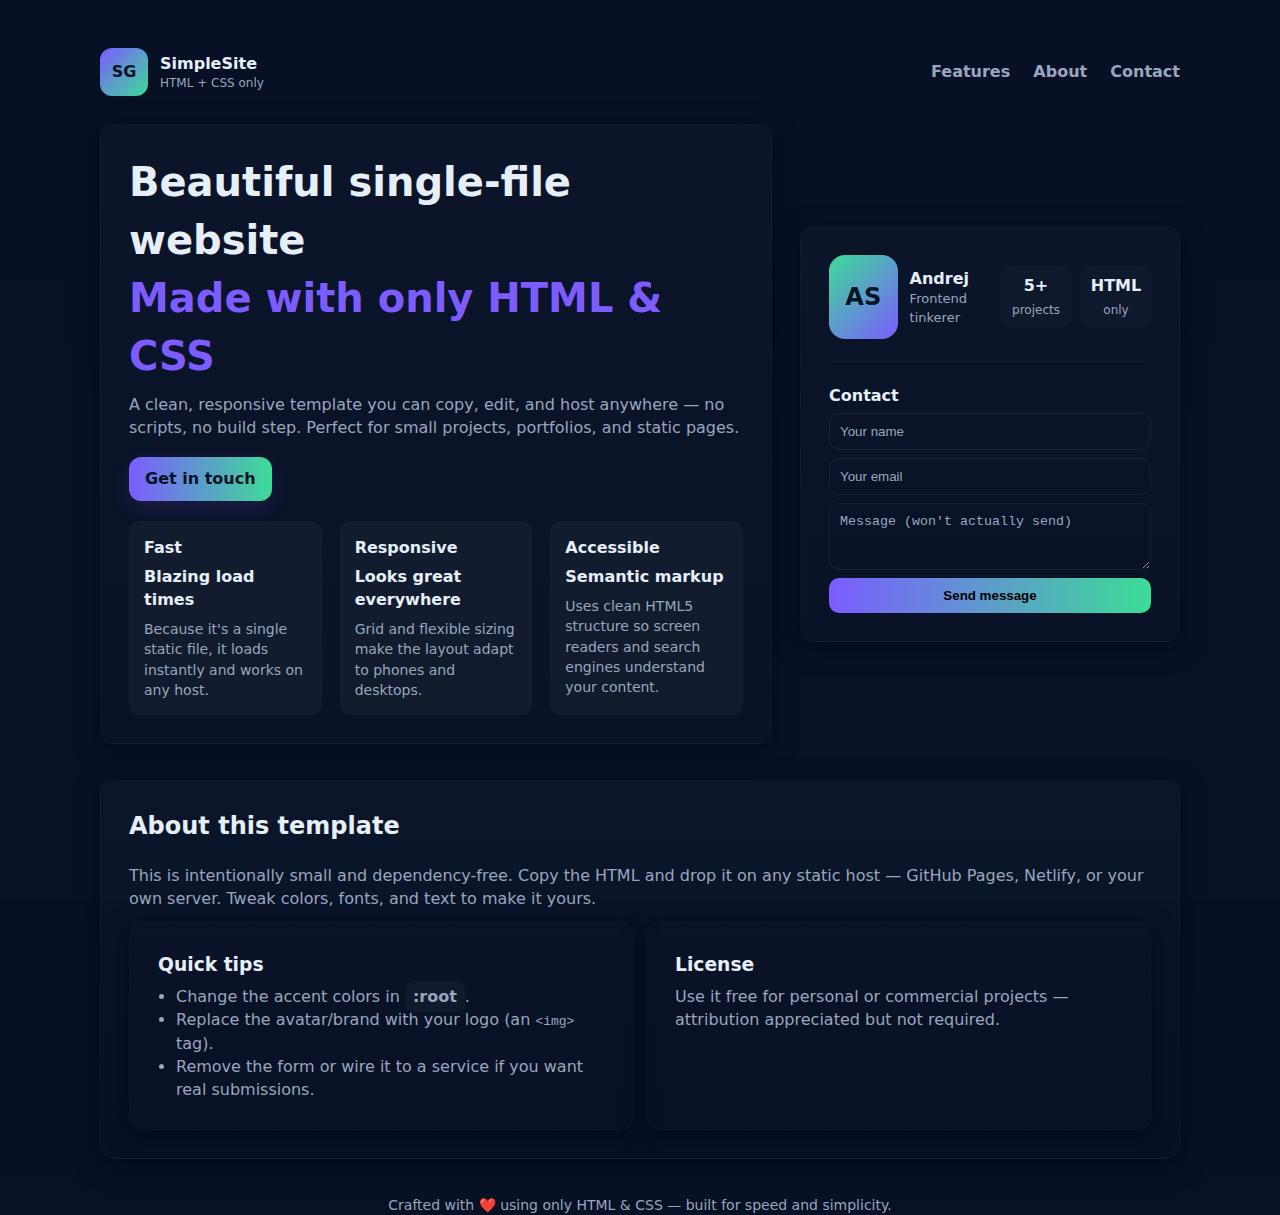
<file: index.html>
<!doctype html>
<html lang="en">
<head>
  <meta charset="utf-8" />
  <meta name="viewport" content="width=device-width,initial-scale=1" />
  <title>Simple HTML & CSS Website</title>
  <meta name="description" content="Single-file website made with only HTML and CSS" />

  <link rel="stylesheet" href="styles.css">
</head>
<body>
  <div class="container">
    <header>
      <div class="brand">
        <div class="logo">SG</div>
        <div>
          <div style="font-weight:800">SimpleSite</div>
          <div style="font-size:12px;color:var(--muted)">HTML + CSS only</div>
        </div>
      </div>

      <nav>
        <a href="#features">Features</a>
        <a href="#about">About</a>
        <a href="#contact">Contact</a>
      </nav>
    </header>

    <section class="hero">
      <div class="card">
        <h1>Beautiful single-file website<br><span style="color:var(--accent)">Made with only HTML & CSS</span></h1>
        <p class="lead">A clean, responsive template you can copy, edit, and host anywhere — no scripts, no build step. Perfect for small projects, portfolios, and static pages.</p>

        <a class="cta" href="#contact">Get in touch</a>

        <div class="features" id="features">
          <div class="feature">
            <strong>Fast</strong>
            <h3>Blazing load times</h3>
            <p>Because it's a single static file, it loads instantly and works on any host.</p>
          </div>

          <div class="feature">
            <strong>Responsive</strong>
            <h3>Looks great everywhere</h3>
            <p>Grid and flexible sizing make the layout adapt to phones and desktops.</p>
          </div>

          <div class="feature">
            <strong>Accessible</strong>
            <h3>Semantic markup</h3>
            <p>Uses clean HTML5 structure so screen readers and search engines understand your content.</p>
          </div>
        </div>
      </div>

      <aside class="profile card">
        <div style="display:flex;justify-content:space-between;align-items:center">
          <div class="meta"><div class="avatar">AS</div><div>
            <div style="font-weight:800">Andrej</div>
            <div style="font-size:13px;color:var(--muted)">Frontend tinkerer</div>
          </div></div>
          <div class="stat-grid">
            <div class="stat"><strong>5+</strong><span style="color:var(--muted);font-size:12px">projects</span></div>
            <div class="stat"><strong>HTML</strong><span style="color:var(--muted);font-size:12px">only</span></div>
          </div>
        </div>

        <hr style="border:none;border-top:1px solid rgba(255,255,255,0.03);margin:10px 0">

        <div>
          <div style="font-weight:700;margin-bottom:6px">Contact</div>
          <form id="contact" onsubmit="return false;">
            <input type="text" placeholder="Your name" required>
            <input type="email" placeholder="Your email" required>
            <textarea rows="3" placeholder="Message (won't actually send)"></textarea>
            <button type="submit">Send message</button>
          </form>
        </div>
      </aside>
    </section>

    <section id="about" class="card" style="margin-bottom:18px">
      <h2 style="margin-top:0">About this template</h2>
      <p style="color:var(--muted);margin-bottom:12px">This is intentionally small and dependency-free. Copy the HTML and drop it on any static host — GitHub Pages, Netlify, or your own server. Tweak colors, fonts, and text to make it yours.</p>

      <div class="grid-2">
        <div class="card" style="background:transparent;border:1px dashed rgba(255,255,255,0.03)">
          <h3 style="margin:0 0 6px">Quick tips</h3>
          <ul style="margin:0;padding-left:18px;color:var(--muted)">
            <li>Change the accent colors in <span class="kbd">:root</span>.</li>
            <li>Replace the avatar/brand with your logo (an <code>&lt;img&gt;</code> tag).</li>
            <li>Remove the form or wire it to a service if you want real submissions.</li>
          </ul>
        </div>

        <div class="card" style="background:transparent;border:1px dashed rgba(255,255,255,0.03)">
          <h3 style="margin:0 0 6px">License</h3>
          <p style="margin:0;color:var(--muted)">Use it free for personal or commercial projects — attribution appreciated but not required.</p>
        </div>
      </div>
    </section>

    <footer>
      Crafted with ❤️ using only HTML & CSS — built for speed and simplicity.
    </footer>
  </div>
</body>
</html>
</file>
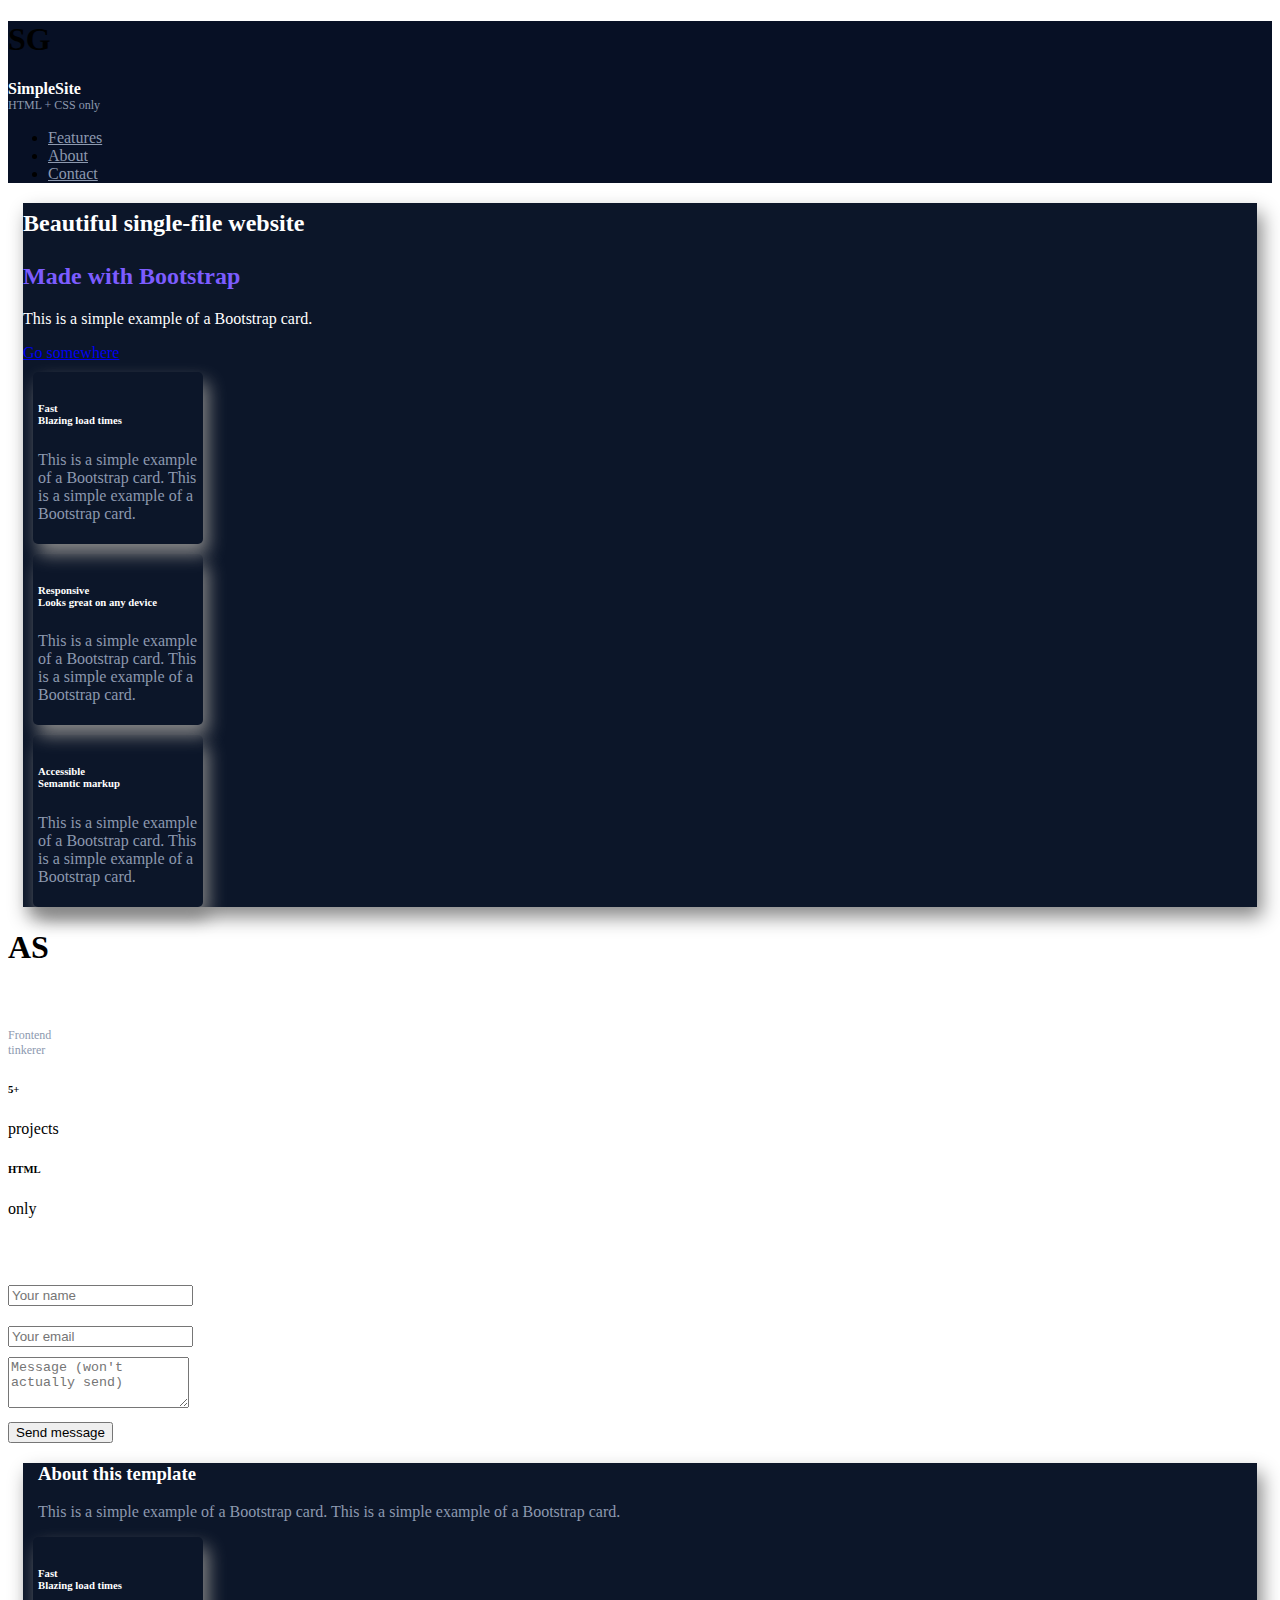
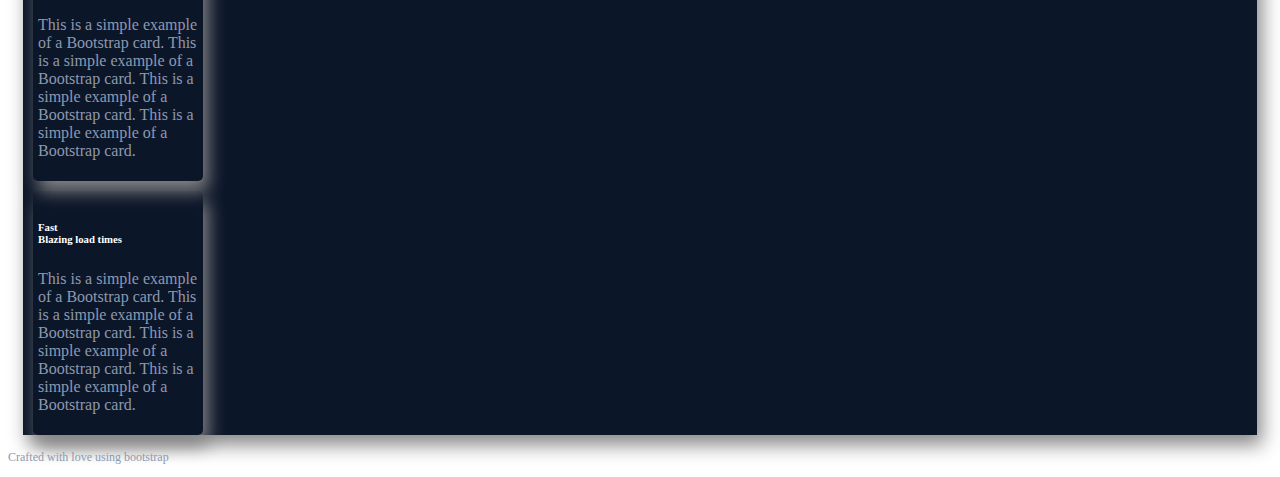
<file: index2.html>
<!DOCTYPE html>
<html lang="en">
  <head>
    <meta charset="utf-8" />
    <meta name="viewport" content="width=device-width, initial-scale=1" />
    <title>Bootstrap demo</title>
    <link
      href="https://cdn.jsdelivr.net/npm/bootstrap@5.3.8/dist/css/bootstrap.min.css"
      rel="stylesheet"
      integrity="sha384-sRIl4kxILFvY47J16cr9ZwB07vP4J8+LH7qKQnuqkuIAvNWLzeN8tE5YBujZqJLB"
      crossorigin="anonymous"
    />
    <link rel="stylesheet" href="styles2.css" />
  </head>
  <header>
    <nav
      class="navbar navbar-expand-md align-items-center"
      style="background-color: #071025"
    >
      <div class="container" id="navbarContainer">
        <div class="brand d-flex w-50 me-auto">
          <div>
            <h1 class="logo">SG</h1>
          </div>
          <div>
            <div style="font-weight: 800; color: white">SimpleSite</div>
            <div style="font-size: 12px; color: var(--muted); color: #8d99af">
              HTML + CSS only
            </div>
          </div>
        </div>
        <div class="navbar-collapse collapse w-100" id="navbarExample01">
          <ul class="navbar-nav w-100 justify-content-end">
            <li class="nav-item">
              <a class="nav-link" href="#features" style="color: #8d99af"
                >Features</a
              >
            </li>
            <li class="nav-item">
              <a class="nav-link" href="#about" style="color: #8d99af">About</a>
            </li>
            <li class="nav-item">
              <a class="nav-link" href="#contact" style="color: #8d99af"
                >Contact</a
              >
            </li>
          </ul>
        </div>
      </div>
    </nav>
  </header>
  <body class="body">
    <div
      class="container d-flex align-items-center justify-content-center"
      id="container"
    >
      <div class="row">
        <div class="col-7 card" style="background-color: #0c1629; color: white">
          <div class="card-body">
            <h2 class="card-title" style="line-height: 40px">
              Beautiful single-file website
            </h2>
            <h2 style="color: #7c5cff">Made with Bootstrap</h2>
            <p class="card-text">
              This is a simple example of a Bootstrap card.
            </p>
            <a href="#" class="btn" id="main-card-button">Go somewhere</a>
          </div>
          <div class="container">
            <div class="row">
              <div class="col small-card">
                <h6 class="small-card-title">
                  Fast <br />
                  Blazing load times
                </h6>
                <p class="small-card-text" style="color: #8d99af">
                  This is a simple example of a Bootstrap card. This is a simple
                  example of a Bootstrap card.
                </p>
              </div>
              <div class="col small-card">
                <h6 class="small-card-title">
                  Responsive <br />
                  Looks great on any device
                </h6>
                <p class="small-card-text" style="color: #8d99af">
                  This is a simple example of a Bootstrap card. This is a simple
                  example of a Bootstrap card.
                </p>
              </div>
              <div class="col small-card">
                <h6 class="small-card-title">
                  Accessible <br />
                  Semantic markup
                </h6>
                <p class="small-card-text" style="color: #8d99af">
                  This is a simple example of a Bootstrap card. This is a simple
                  example of a Bootstrap card.
                </p>
              </div>
            </div>
          </div>
        </div>
        <div class="col" id="info-card">
          <div class="row">
            <div class="col">
              <h1 class="ASblock">AS</h1>
            </div>
            <div class="col">
              <h6 class="card-title" style="color: white">Andrej</h6>
              <p class="card-text" style="font-size: 12px; color: #8d99af">
                Frontend <br />
                tinkerer
              </p>
            </div>
            <div class="col">
              <div id="info-card2">
                <h6 class="card-title" id="small-card-title">5+</h6>
                <p id="small-card-text">projects</p>
              </div>
            </div>
            <div class="col">
              <div id="info-card2">
                <h6 class="card-title" id="small-card-title">HTML</h6>
                <p id="small-card-text">only</p>
              </div>
            </div>
          </div>
          <div>
            <h6 class="contact-card-title" style="color: white">Contact</h6>
            <div class="form-group">
              <input
                type="text"
                class="form-control"
                id="form"
                style="margin-top: 5px; margin-bottom: 10px; color:white"
                placeholder="Your name"
              />
            </div>
            <div class="form-group">
              <input
                type="email"
                class="form-control"
                id="form"
                style="margin-top: 10px; margin-bottom: 10px; color:white"
                placeholder="Your email"
              />
            </div>
            <div class="form-group">
              <textarea
                class="form-control"
                id="form"
                rows="3"
                placeholder="Message (won't actually send)"
                style="margin-bottom: 10px; color:white"
              ></textarea>
            </div>
            <div>
              <button type="button" class="btn" id="contact-button">
                Send message
              </button>
            </div>
          </div>
        </div>
        <div class="row">
          <div
            class="col-12 card d-flex justify-content-center"
            style="margin-top: 20px; color: white; background-color: #0c1629"
          >
            <h3 style="margin-left: 15px;">About this template</h3>
            <p style="color: #8d99af; margin-left: 15px">
              This is a simple example of a Bootstrap card. This is a simple
              example of a Bootstrap card.
            </p>
            <div class="container">
              <div class="row">
                <div class="col small-card">
                  <h6 class="small-card-title">
                    Fast <br />
                    Blazing load times
                  </h6>
                  <p class="small-card-text" style="color: #8d99af">
                    This is a simple example of a Bootstrap card. This is a
                    simple example of a Bootstrap card. This is a simple example
                    of a Bootstrap card. This is a simple example of a Bootstrap
                    card.
                  </p>
                </div>
                <div class="col small-card">
                  <h6 class="small-card-title">
                    Fast <br />
                    Blazing load times
                  </h6>
                  <p class="small-card-text" style="color: #8d99af">
                    This is a simple example of a Bootstrap card. This is a
                    simple example of a Bootstrap card. This is a simple example
                    of a Bootstrap card. This is a simple example of a Bootstrap
                    card.
                  </p>
                </div>
              </div>
            </div>
          </div>
        </div>
      </div>
    </div>
    <script
      src="https://cdn.jsdelivr.net/npm/bootstrap@5.3.8/dist/js/bootstrap.bundle.min.js"
      integrity="sha384-FKyoEForCGlyvwx9Hj09JcYn3nv7wiPVlz7YYwJrWVcXK/BmnVDxM+D2scQbITxI"
      crossorigin="anonymous"
    ></script>
  </body>
  <footer class="d-flex flex-column align-items-center justify-content-center">
    <p style="color: #8d99af; font-size: 12px">
      Crafted with love using bootstrap
    </p>
  </footer>
</html>
</file>
<file: styles.css>
:root{
  --bg:#0f1724; /* dark navy */
  --card:#0b1220;
  --muted:#9aa6bd;
  --accent:#7c5cff;
  --accent-2:#3ddc97;
  --glass: rgba(255,255,255,0.04);
  --radius:14px;
  font-family: Inter, ui-sans-serif, system-ui, -apple-system, "Segoe UI", Roboto, "Helvetica Neue", Arial;
}

*{box-sizing:border-box}
html,body{height:100%}
body{
  margin:0;
  background: linear-gradient(180deg,#071025 0%, #081226 60%);
  color: #e6eef8;
  -webkit-font-smoothing:antialiased;
  -moz-osx-font-smoothing:grayscale;
  line-height:1.45;
  padding:48px 24px;
}

.container{max-width:1080px;margin:0 auto}

header{
  display:flex;align-items:center;justify-content:space-between;gap:12px;margin-bottom:28px
}

.brand{display:flex;align-items:center;gap:12px}
.logo{
  width:48px;height:48px;border-radius:12px;background:linear-gradient(135deg,var(--accent),var(--accent-2));
  display:grid;place-items:center;font-weight:700;color:#041423
}
nav a{color:var(--muted);text-decoration:none;margin-left:18px;font-weight:600}
nav a:hover{color:var(--accent)}

.hero{display:grid;grid-template-columns:1fr 380px;gap:28px;align-items:center;margin-bottom:36px}
@media (max-width:880px){.hero{grid-template-columns:1fr;}}

.card{
  background:linear-gradient(180deg, rgba(255,255,255,0.02), rgba(143, 77, 77, 0.01));
  border-radius:var(--radius);padding:28px;box-shadow:0 6px 24px rgba(2,6,23,0.6);border:1px solid rgba(255,255,255,0.03)
}

h1{font-size:clamp(26px,4vw,40px);margin:0 0 8px}
p.lead{color:var(--muted);margin:0 0 18px}

.cta{display:inline-block;padding:10px 16px;border-radius:12px;background:linear-gradient(90deg,var(--accent),var(--accent-2));color:#041423;font-weight:700;text-decoration:none;box-shadow:0 8px 20px rgba(124,92,255,0.14)}

.features{display:grid;grid-template-columns:repeat(3,1fr);gap:18px;margin-top:20px}
@media (max-width:960px){.features{grid-template-columns:repeat(2,1fr)}}
@media (max-width:520px){.features{grid-template-columns:1fr}}

.feature{background:var(--glass);padding:14px;border-radius:12px;border:1px solid rgba(255,255,255,0.02)}
.feature h3{margin:6px 0 0;font-size:16px}
.feature p{margin:8px 0 0;color:var(--muted);font-size:14px}

/* right column card (mini-profile / contact) */
.profile{display:flex;flex-direction:column;gap:12px}
.avatar{width:84px;height:84px;border-radius:16px;background:linear-gradient(135deg,var(--accent-2),var(--accent));display:grid;place-items:center;font-weight:800;color:#041423;font-size:24px}
.meta{display:flex;align-items:center;gap:12px}

.stat-grid{display:flex;gap:10px}
.stat{background:rgba(255,255,255,0.02);padding:8px;border-radius:10px;text-align:center;min-width:70px}
.stat strong{display:block}

/* simple form (non-functional, HTML-only) */
form{display:flex;flex-direction:column;gap:8px}
input, textarea{background:transparent;border:1px solid rgba(255,255,255,0.06);padding:10px;border-radius:10px;color:inherit}
input::placeholder, textarea::placeholder{color:var(--muted)}
button{cursor:pointer;padding:10px;border-radius:10px;border:0;background:linear-gradient(90deg,var(--accent),var(--accent-2));font-weight:700}

footer{margin-top:36px;text-align:center;color:var(--muted);font-size:14px}

/* tiny utilities */
.grid-2{display:grid;grid-template-columns:1fr 1fr;gap:12px}
.kbd{background:rgba(255,255,255,0.03);padding:6px 8px;border-radius:8px;font-weight:700}

/* subtle hover interactions */
.feature:hover{transform:translateY(-6px);transition:transform .28s cubic-bezier(.2,.9,.2,1)}
.card, .profile{transition:box-shadow .28s ease}
</file>
<file: styles2.css>
.card {
    box-shadow: 5px 10px 18px #888888; 
    margin: 15px;
}

.small-card {
    border-radius: 5px;
    box-shadow: 5px 10px 18px #888888;
    width: 10rem;   
    margin: 10px;
    padding: 5px;
}

.info-card {
    border-radius: 5px;
    box-shadow: 5px 10px 18px #888888;  
    margin: 15px;
    padding: 20px;
    height: 300px;
    margin-top: 40px;
}
</file>
